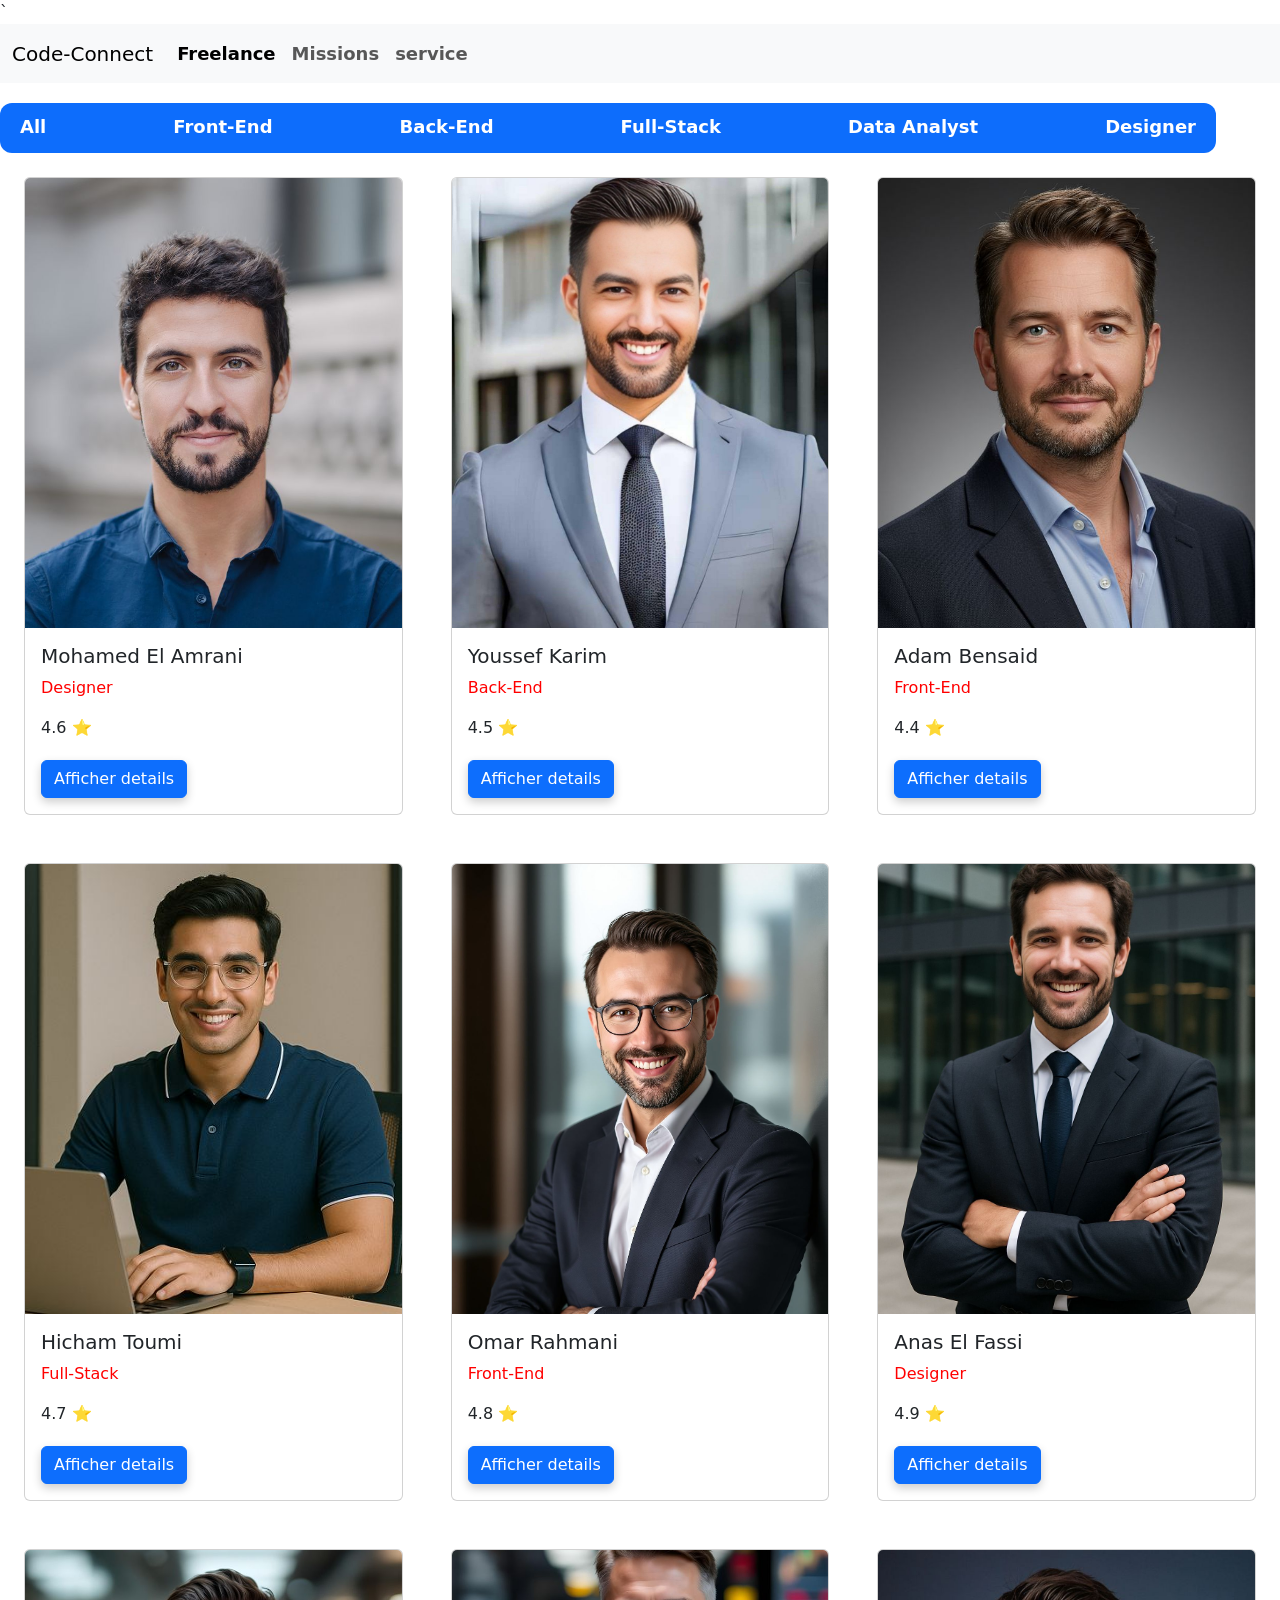
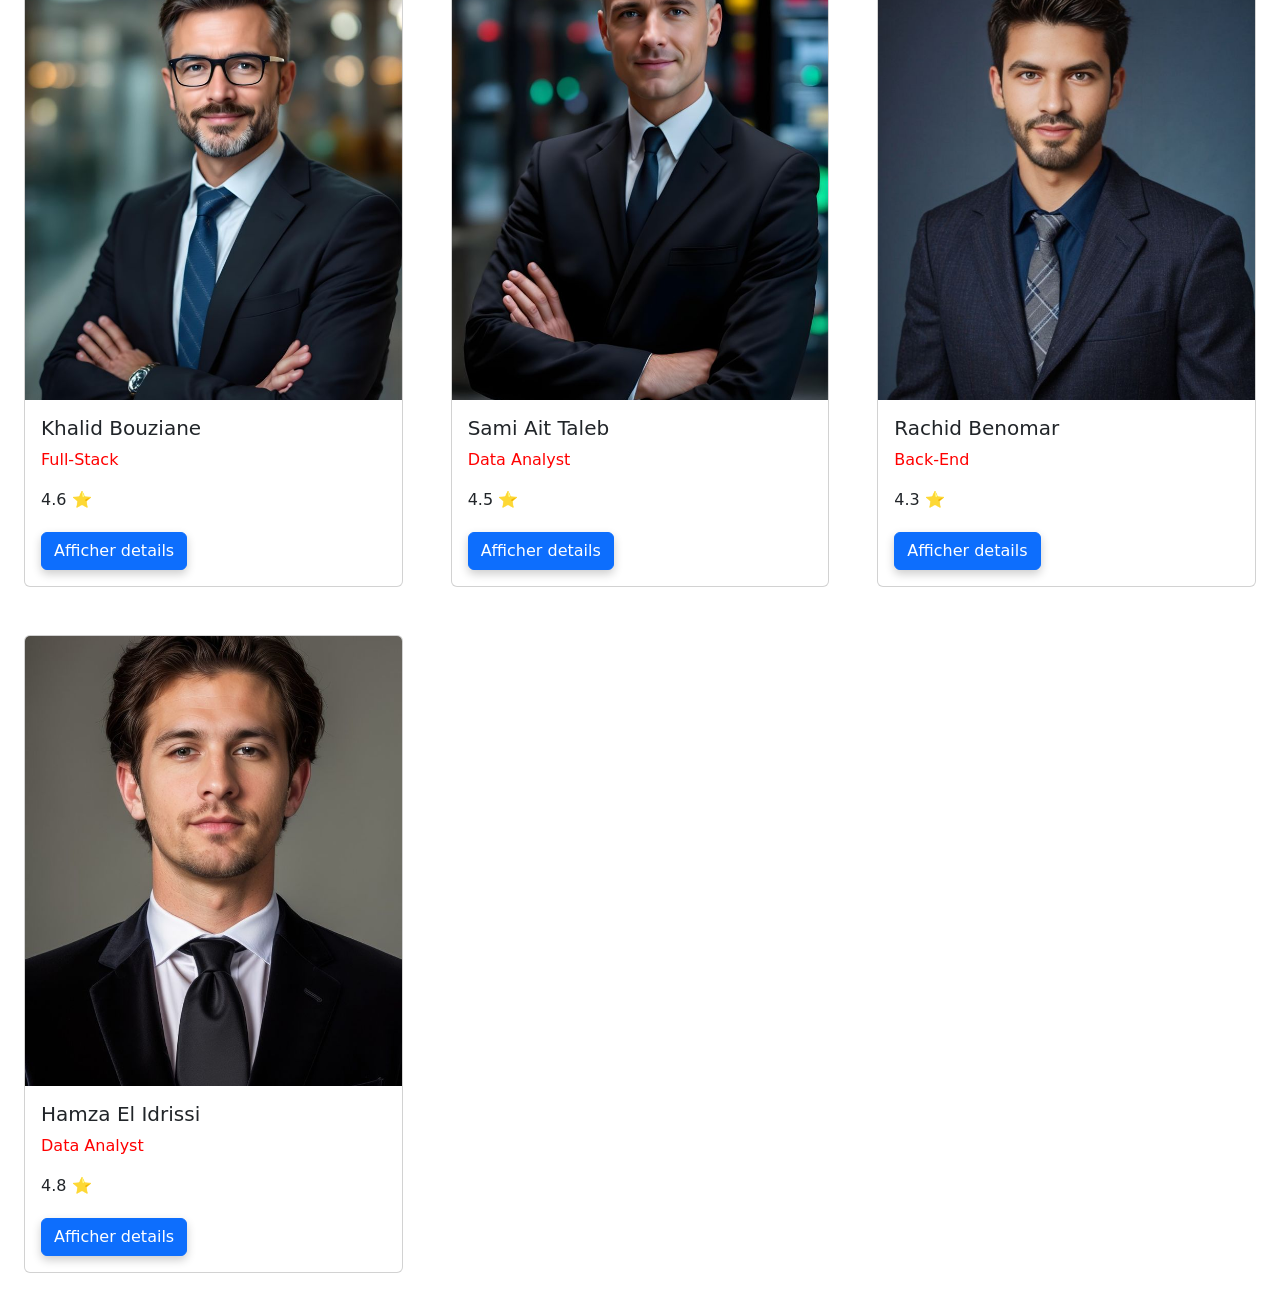
<file: commponents/freelence.html>
<!DOCTYPE html>
<html lang="en">


<head>
  <meta charset="UTF-8">
  <meta name="viewport" content="width=device-width, initial-scale=1.0">


  <link href="https://cdn.jsdelivr.net/npm/bootstrap@5.3.8/dist/css/bootstrap.min.css" rel="stylesheet"
    integrity="sha384-sRIl4kxILFvY47J16cr9ZwB07vP4J8+LH7qKQnuqkuIAvNWLzeN8tE5YBujZqJLB" crossorigin="anonymous">
  <link rel="stylesheet" href="freelance.css">
  <title>Freelance</title>
</head>`


<body>
  <nav class="navbar navbar-expand-lg bg-body-tertiary">
    <div class="container-fluid">
      <a class="navbar-brand" href="#">Code-Connect</a>
      <div class="collapse navbar-collapse" id="navbarNav">
        <ul class="navbar-nav">
          <li class="nav-item">
            <a class="nav-link active" aria-current="page" href="#">Freelance</a>
          </li>
          <li class="nav-item">
            <a class="nav-link" href="mission/mission.html">Missions</a>
          </li>
          <li class="nav-item">
            <a class="nav-link" href="service/service.html">service</a>
          </li>
        </ul>
      </div>
    </div>
  </nav>

  <!-- Section pour la filtrage du freelancers -->
  <section class="nav-filtre">
    <ul id="ul-list">
      <li class="liste" id="1">All</li>
      <li class="liste" id="2">Front-End</li>
      <li class="liste" id="3">Back-End</li>
      <li class="liste" id="4">Full-Stack</li>
      <li class="liste" id="5">Data Analyst</li>
      <li class="liste" id="6">Designer</li>
    </ul>
  </section>

  <!-- Section pour la liste des freelancers -->
  <section class="section-freelance"></section>


  <!-- Section cachée pour les détails -->
  <section id="details-section" style="display: none;">

  </section>

  <script src="/commponents/freelence.js"></script>
  <script src="https://cdn.jsdelivr.net/npm/bootstrap@5.3.8/dist/js/bootstrap.bundle.min.js"
    integrity="sha384-FKyoEForCGlyvwx9Hj09JcYn3nv7wiPVlz7YYwJrWVcXK/BmnVDxM+D2scQbITxI"
    crossorigin="anonymous"></script>
</body>

</html>
</file>
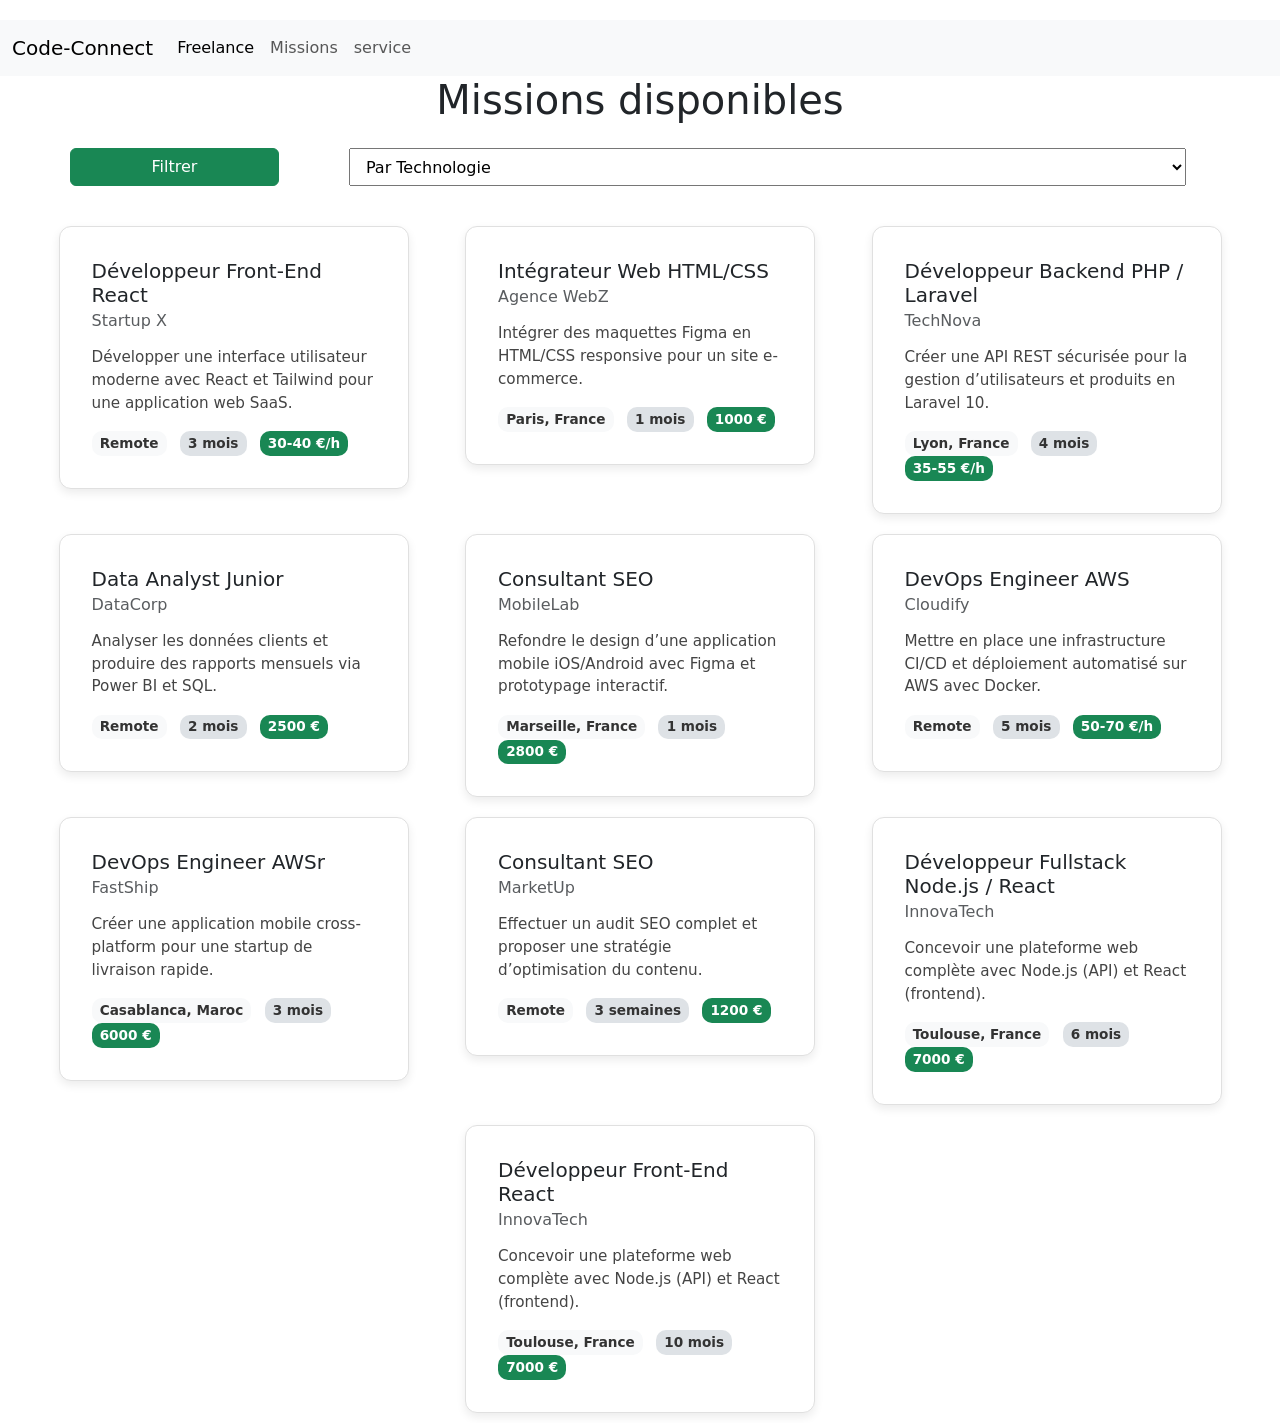
<file: commponents/mission/mission.html>
<!DOCTYPE html>
<html lang="en">
<head>
    <meta charset="UTF-8">
    <meta name="viewport" content="width=device-width, initial-scale=1.0">
    <link href="https://cdn.jsdelivr.net/npm/bootstrap@5.3.8/dist/css/bootstrap.min.css" rel="stylesheet" integrity="sha384-sRIl4kxILFvY47J16cr9ZwB07vP4J8+LH7qKQnuqkuIAvNWLzeN8tE5YBujZqJLB" crossorigin="anonymous">
    <title>Mission</title>
</head>
  <style>
    /* Conteneur principal : transforme .row en flex propre */
body{
  padding-top: 20px;
}
#section-mission{
 display: flex;
  flex-direction: row;   
  flex-wrap: wrap;        
  justify-content: space-evenly;
  align-items: flex-start; 
  gap: 20px;              
  margin-top: 30px;
  padding: 10px;
}

/* Style des cartes */
.mission-card {
  flex: 1 1 300px;      
  max-width: 350px;
  border: 1px solid #e0e0e0;
  border-radius: 12px;
  box-shadow: 0 4px 10px rgba(0,0,0,0.08);
  transition: transform 0.2s ease, box-shadow 0.2s ease;
  background-color: #fff;
}

.mission-card:hover {
  transform: translateY(-5px);
  box-shadow: 0 8px 16px rgba(0,0,0,0.12);
}
.mission-card .card-text {
  flex-grow: 1;
  font-size: 0.95rem;
  color: #444;
}

/* Style des badges */
.badge {
  font-size: 0.85rem;
  background-color: #f8f9fa;
  color: #333;
  border-radius: 10px;
  padding: 0.4em 0.6em;
}

.badge.bg-secondary {
  background-color: #dee2e6 !important;
}

.badge.bg-success {
  background-color: #198754 !important;
  color: #fff;
}
#add-mission{
    padding: 10px;
    margin-top: 10px;
    max-width: fit-content;
    color: white;
    background-color: #108a00;
    border: none;
    border-radius: 4px;
}

/* === MODAL STYLES (Copied from freelance.css) === */

.modal-container {
  background-color: rgba(0, 0, 0, 0.3);
  position: fixed;
  top: 0;
  left: 0;
  height: 100vh;
  width: 100vw;
  display: flex;
  align-items: center;
  justify-content: center;
  opacity: 0;
  pointer-events: none;
  transition: opacity 0.3s ease;
  z-index: 1050; /* Ensure it's above other content */
}

.modal-container.show-modal {
  opacity: 1;
  pointer-events: auto;
}

/* This is the form itself */
#mission-form {
  width: 90%;
  max-width: 500px; /* Good width for a form */
  margin: 20px;
  padding: 20px;
  background-color: whitesmoke;
  border-radius: 4px;
  font-size: 14px; /* Slightly larger text */
  border: #108a00 1px solid;
  box-shadow: 0 5px 15px rgba(0,0,0,0.2);
}
#mission-form h1 {
  color: #0f2027;
  text-align: center;
  margin-bottom: 20px;
}
#mission-form button {
  padding: 10px;
  margin-top: 10px;
  width: 100%;
  color: white;
  background-color: #108a00;
  border: none;
  border-radius: 4px;
  cursor: pointer;
}
#mission-form #close-modal-btn {
  background-color: #f44336; /* Red color for close button */
}

.input-control {
  display: flex;
  flex-direction: column;
  margin-bottom: 15px; /* Add space between fields */
}
.input-control label {
  margin-bottom: 5px;
  font-weight: bold;
}
.input-control input,
.input-control textarea {
  border: 2px solid #f0f0f0;
  border-radius: 4px;
  display: block;
  font-size: 14px;
  padding: 10px;
  width: 100%;
}
.input-control input:focus,
.input-control textarea:focus {
  outline: 0;
  border-color: #108a00; /* Highlight on focus */
}
.input-control .error {
  color: #ff3860;
  font-size: 12px;
  height: 15px;
  margin-top: 2px;
}
.input-control.success input,
.input-control.success textarea {
  border-color: #09c372;
}
.input-control.error input,
.input-control.error textarea {
  border-color: #ff3860;
}
.input-control textarea {
    resize: vertical;
    min-height: 100px;
}
  </style>
<body>
    <nav class="navbar navbar-expand-lg bg-body-tertiary">
        <div class="container-fluid">
          <a class="navbar-brand" href="#">Code-Connect</a>
          <div class="collapse navbar-collapse" id="navbarNav">
            <ul class="navbar-nav">
              <li class="nav-item">
                <a class="nav-link active" aria-current="page" href="../freelence.html">Freelance</a>
              </li>
              <li class="nav-item">
                <a class="nav-link" href="mission.html">Missions</a>
              </li>
              <li class="nav-item">
                <a class="nav-link" href="../service/service.html">service</a>
              </li>
            </ul>
          </div>
        </div>
    </nav>

    

    <h1 class="text-center mb-4 mt-10">Missions disponibles</h1>
    <div class="section-filtrage  container-fluid row   justify-content-evenly">
   
      
    </div>


    <section id="section-mission">
    <button id="add-mission" class="mx-auto d-block">Ajouter une mission</button>
    
    <section id="section-mission">
        </section>
    

    <div class="modal-container" id="mission-modal-container">
        <form id="mission-form">
            <h1>Ajouter une nouvelle mission</h1>
            
            <div class="input-control">
                <label for="title">Titre de la mission</label>
                <input id="title" name="title" type="text">
                <div class="error"></div>
            </div>
            
            <div class="input-control">
                <label for="company">Entreprise</label>
                <input id="company" name="company" type="text">
                <div class="error"></div>
            </div>

            <div class="input-control">
                <label for="description">Description</label>
                <textarea id="description" name="description"></textarea>
                <div class="error"></div>
            </div>
            
            <div class="input-control">
                <label for="location">Localisation</label>
                <input id="location" name="location" type="text">
                <div class="error"></div>
            </div>

            <div class="input-control">
                <label for="duration">Durée</label>
                <input id="duration" name="duration" type="text" placeholder="ex: 1 mois">
                <div class="error"></div>
            </div>

            <div class="input-control">
                <label for="budget">Budget</label>
                <input id="budget" name="budget" type="text" placeholder="ex: 1000 €">
                <div class="error"></div>
            </div>
           
            <button type="submit">Soumettre la mission</button>
            <button type="button" id="close-modal-btn">Fermer</button>
        </form>
    </div>
    
         
    <div class="section-filtrage  container-fluid row   justify-content-evenly">
   
      
    </div>


    <section id="section-mission">
        
                 <!-- Les cartes seront insérées ici dynamiquement -->
      

    </section>
    

    <script src="mission.js"></script>
    <script src="https://cdn.jsdelivr.net/npm/bootstrap@5.3.8/dist/js/bootstrap.bundle.min.js" integrity="sha384-FKyoEForCGlyvwx9Hj09JcYn3nv7wiPVlz7YYwJrWVcXK/BmnVDxM+D2scQbITxI" crossorigin="anonymous"></script>

</body>
</html>
</file>
<file: commponents/freelance.css>
* {
    margin: 0;
    padding: 0;
    box-sizing: border-box;
}

.nav-filtre{
    margin-top: 20px;
    justify-self: center;
    width: 95%;
    height: 50px;
    border-radius: 12px;
    background-color: rgb(13, 109, 252);
    display: flex;
    flex-direction: column;
}

.section-freelance {
    display: grid;
    grid-template-columns: repeat(3, 1fr);
    gap: 48px;
    padding: 24px 24px;
}

.card-img-top {
    width: 100%;
    height: 450px;
    object-fit: cover;
    object-position: center;
}

#ul-list{
    display: flex;
    justify-content: space-between;
    padding: 10px 20px;
}

li {
    list-style: none;
    font-size: 18px;
    font-weight: bold;
    color: white;
    cursor: pointer;
}

/* --- Styles from style.css (Modal) --- */
button {
  background-color: #4CAF50;
  color: white;
  border: none;
  padding: 1rem 2rem;
  font-size: 1rem;
  border-radius: 5px;
  box-shadow: 0 4px 10px rgba(0, 0, 0, 0.2);
  cursor: pointer;
  transition: transform 0.2s ease;
}
button:active {
  transform: scale(0.98);
}

#Close {
  background-color: #f44336;
  margin-top: 1rem;
}

.modal-container {
  background-color: rgba(0, 0, 0, 0.3);
  position: fixed;
  top: 0;
  left: 0;
  height: 100vh;
  width: 100vw;
  display: flex;
  align-items: center;
  justify-content: center;
  opacity: 0;
  pointer-events: none;
  transition: opacity 0.3s ease;
}

.modal-container.show-modal {
  opacity: 1;
  pointer-events: auto;
}
.modal-container.show-modal .modal {
  transform: scale(1);
}

.modal h1 {
  margin: 0;
  color: #333;
}

#form {
  width: 300px;
  margin: 20vh auto 0 auto;
  padding: 20px;
  background-color: whitesmoke;
  border-radius: 4px;
  font-size: 12px;
  border: #108a00 1px solid;
}
#form h1 {
  color: #0f2027;
  text-align: center;
}
#form button {
  padding: 10px;
  margin-top: 10px;
  width: 100%;
  color: white;
  background-color: #108a00;
  border: none;
  border-radius: 4px;
}

.input-control {
  display: flex;
  flex-direction: column;
}
.input-control input {
  border: 2px solid #f0f0f0;
  border-radius: 4px;
  display: block;
  font-size: 12px;
  padding: 10px;
  width: 100%;
}
.input-control input:focus {
  outline: 0;
}
.input-control .error {
  color: #ff3860;
  font-size: 9px;
  height: 13px;
}

.input-control.success input {
  border-color: #09c372;
}

.input-control.error input {
  border-color: #ff3860;
}

a {
  text-decoration: none;
  color: white;
}
.input-control textarea:focus,
.input-control select:focus {
  outline: 0;
}

.input-control.success textarea,
.input-control.success select {
  border-color: #09c372;
}

.input-control.error textarea,
.input-control.error select {
  border-color: #ff3860;
}

.input-control textarea {
    resize: vertical;
    min-height: 80px;
}

.card:hover {
  box-shadow: 10px 10px 100px black;
}
</file>
